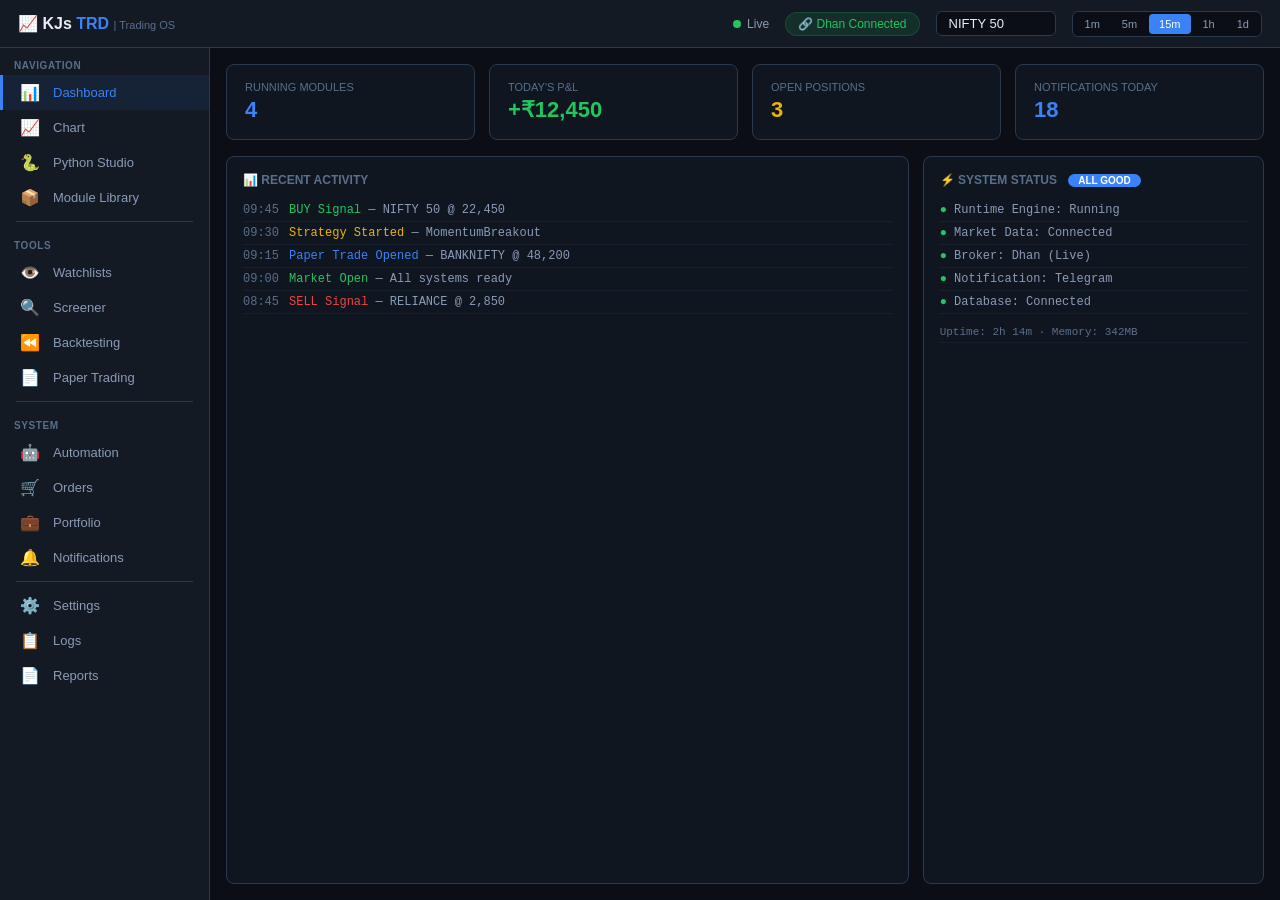
<file: index.html>
<!DOCTYPE html>
<html lang="en">
<head>
    <meta charset="UTF-8" />
    <meta name="viewport" content="width=device-width, initial-scale=1.0" />
    <title>KJs TRD Trading Terminal</title>
    <style>
        * {
            margin: 0;
            padding: 0;
            box-sizing: border-box;
        }
        :root {
            --bg-primary: #0b0e14;
            --bg-secondary: #131a24;
            --bg-panel: #0f1620;
            --bg-card: #1a2433;
            --bg-hover: #1e2a3d;
            --border-color: #2a3a4e;
            --text-primary: #e8edf5;
            --text-secondary: #8a9bb5;
            --text-muted: #5a6f8a;
            --accent-blue: #3b82f6;
            --accent-green: #22c55e;
            --accent-red: #ef4444;
            --accent-yellow: #eab308;
            --accent-purple: #8b5cf6;
            --radius: 8px;
            --font: -apple-system, BlinkMacSystemFont, 'Segoe UI', Roboto, sans-serif;
        }
        html,
        body {
            height: 100%;
            background: var(--bg-primary);
            color: var(--text-primary);
            font-family: var(--font);
            font-size: 14px;
            overflow: hidden;
        }
        ::-webkit-scrollbar {
            width: 6px;
            height: 6px;
        }
        ::-webkit-scrollbar-track {
            background: var(--bg-secondary);
        }
        ::-webkit-scrollbar-thumb {
            background: var(--border-color);
            border-radius: 4px;
        }
        #app {
            display: flex;
            flex-direction: column;
            height: 100vh;
            width: 100vw;
            overflow: hidden;
        }
        #topbar {
            display: flex;
            align-items: center;
            justify-content: space-between;
            background: var(--bg-secondary);
            border-bottom: 1px solid var(--border-color);
            padding: 0 18px;
            height: 48px;
            flex-shrink: 0;
            z-index: 100;
        }
        #topbar .logo {
            font-weight: 700;
            font-size: 16px;
            color: var(--text-primary);
        }
        #topbar .logo span {
            color: var(--accent-blue);
        }
        #topbar .logo small {
            font-weight: 400;
            font-size: 11px;
            color: var(--text-muted);
        }
        #topbar .topbar-actions {
            display: flex;
            align-items: center;
            gap: 16px;
        }
        #topbar .topbar-actions .status {
            display: flex;
            align-items: center;
            gap: 6px;
            font-size: 12px;
            color: var(--text-secondary);
        }
        #topbar .topbar-actions .status .dot {
            width: 8px;
            height: 8px;
            border-radius: 50%;
            background: var(--accent-green);
            animation: pulse-dot 2s infinite;
        }
        @keyframes pulse-dot {
            0%,
            100% {
                opacity: 1;
            }
            50% {
                opacity: 0.3;
            }
        }
        #topbar .topbar-actions .broker-status {
            font-size: 12px;
            color: var(--accent-green);
            background: rgba(34, 197, 94, 0.12);
            padding: 4px 12px;
            border-radius: 20px;
            border: 1px solid rgba(34, 197, 94, 0.2);
        }
        #topbar .topbar-actions .timeframe-selector {
            display: flex;
            gap: 2px;
            background: var(--bg-primary);
            border-radius: 6px;
            padding: 2px;
            border: 1px solid var(--border-color);
        }
        #topbar .topbar-actions .timeframe-selector button {
            background: transparent;
            border: none;
            color: var(--text-secondary);
            padding: 4px 10px;
            border-radius: 4px;
            font-size: 11px;
            font-weight: 500;
            cursor: pointer;
            transition: 0.25s ease;
        }
        #topbar .topbar-actions .timeframe-selector button:hover {
            color: var(--text-primary);
            background: var(--bg-hover);
        }
        #topbar .topbar-actions .timeframe-selector button.active {
            background: var(--accent-blue);
            color: #fff;
        }
        #topbar .topbar-actions .symbol-input {
            background: var(--bg-primary);
            border: 1px solid var(--border-color);
            border-radius: 6px;
            padding: 4px 12px;
            color: var(--text-primary);
            font-size: 13px;
            font-weight: 500;
            width: 120px;
            outline: none;
        }
        #topbar .topbar-actions .symbol-input:focus {
            border-color: var(--accent-blue);
        }
        #main {
            display: flex;
            flex: 1;
            overflow: hidden;
        }
        #sidebar {
            width: 210px;
            min-width: 210px;
            background: var(--bg-secondary);
            border-right: 1px solid var(--border-color);
            display: flex;
            flex-direction: column;
            overflow: hidden;
            flex-shrink: 0;
        }
        #sidebar .nav-section {
            padding: 12px 14px 4px 14px;
            font-size: 10px;
            text-transform: uppercase;
            letter-spacing: 0.6px;
            color: var(--text-muted);
            font-weight: 600;
        }
        #sidebar .nav-item {
            display: flex;
            align-items: center;
            gap: 12px;
            padding: 8px 16px;
            color: var(--text-secondary);
            cursor: pointer;
            transition: 0.25s ease;
            border-left: 3px solid transparent;
            font-size: 13px;
        }
        #sidebar .nav-item:hover {
            background: var(--bg-hover);
            color: var(--text-primary);
        }
        #sidebar .nav-item.active {
            background: rgba(59, 130, 246, 0.08);
            color: var(--accent-blue);
            border-left-color: var(--accent-blue);
        }
        #sidebar .nav-item .icon {
            font-size: 16px;
            width: 22px;
            text-align: center;
        }
        #sidebar .nav-divider {
            height: 1px;
            background: var(--border-color);
            margin: 6px 16px;
        }
        #content {
            flex: 1;
            display: flex;
            flex-direction: column;
            background: var(--bg-primary);
            overflow: hidden;
        }
        .page {
            display: none;
            flex: 1;
            overflow: hidden;
            padding: 16px;
            gap: 16px;
        }
        .page.active {
            display: flex;
        }
        #page-dashboard {
            flex-direction: column;
            gap: 16px;
        }
        .dashboard-grid {
            display: grid;
            grid-template-columns: repeat(4, 1fr);
            gap: 14px;
        }
        .stat-card {
            background: var(--bg-panel);
            border: 1px solid var(--border-color);
            border-radius: var(--radius);
            padding: 16px 18px;
        }
        .stat-card .label {
            font-size: 11px;
            text-transform: uppercase;
            color: var(--text-muted);
            font-weight: 500;
        }
        .stat-card .value {
            font-size: 22px;
            font-weight: 700;
            margin-top: 4px;
            color: var(--text-primary);
        }
        .stat-card .value.green {
            color: var(--accent-green);
        }
        .stat-card .value.red {
            color: var(--accent-red);
        }
        .stat-card .value.blue {
            color: var(--accent-blue);
        }
        .stat-card .value.yellow {
            color: var(--accent-yellow);
        }
        .dashboard-bottom {
            display: grid;
            grid-template-columns: 2fr 1fr;
            gap: 14px;
            flex: 1;
        }
        .panel-card {
            background: var(--bg-panel);
            border: 1px solid var(--border-color);
            border-radius: var(--radius);
            padding: 16px;
            overflow: auto;
        }
        .panel-card .panel-title {
            font-size: 12px;
            text-transform: uppercase;
            color: var(--text-muted);
            font-weight: 600;
            margin-bottom: 12px;
        }
        .panel-card .panel-title .badge {
            background: var(--accent-blue);
            color: #fff;
            font-size: 10px;
            padding: 1px 10px;
            border-radius: 20px;
            margin-left: 8px;
        }
        .log-entry {
            padding: 4px 0;
            font-size: 12px;
            color: var(--text-secondary);
            border-bottom: 1px solid rgba(42, 58, 78, 0.3);
            font-family: 'Courier New', monospace;
        }
        .log-entry .time {
            color: var(--text-muted);
            margin-right: 10px;
        }
        .log-entry .msg-green {
            color: var(--accent-green);
        }
        .log-entry .msg-red {
            color: var(--accent-red);
        }
        .log-entry .msg-yellow {
            color: var(--accent-yellow);
        }
        .log-entry .msg-blue {
            color: var(--accent-blue);
        }
        #page-chart {
            padding: 0;
            flex-direction: column;
            background: #0f1620;
        }
        .chart-toolbar {
            display: flex;
            align-items: center;
            gap: 8px;
            padding: 8px 16px;
            background: var(--bg-secondary);
            border-bottom: 1px solid var(--border-color);
            flex-shrink: 0;
            flex-wrap: wrap;
        }
        .chart-toolbar .toolbar-group {
            display: flex;
            gap: 4px;
            align-items: center;
            padding-right: 12px;
            border-right: 1px solid var(--border-color);
        }
        .chart-toolbar .toolbar-group:last-child {
            border-right: none;
        }
        .chart-toolbar button {
            background: transparent;
            border: none;
            color: var(--text-secondary);
            padding: 4px 10px;
            border-radius: 4px;
            font-size: 12px;
            cursor: pointer;
            transition: 0.25s ease;
            font-weight: 500;
        }
        .chart-toolbar button:hover {
            background: var(--bg-hover);
            color: var(--text-primary);
        }
        .chart-toolbar button.active {
            background: var(--accent-blue);
            color: #fff;
        }
        .chart-toolbar .indicator-badge {
            background: rgba(139, 92, 246, 0.15);
            color: var(--accent-purple);
            padding: 2px 12px;
            border-radius: 20px;
            font-size: 11px;
            border: 1px solid rgba(139, 92, 246, 0.2);
        }
        .chart-container {
            flex: 1;
            background: var(--bg-panel);
            position: relative;
            overflow: hidden;
        }
        .chart-container canvas {
            width: 100%;
            height: 100%;
            display: block;
        }
        .chart-overlay {
            position: absolute;
            top: 16px;
            left: 20px;
            font-size: 12px;
            color: var(--text-muted);
            pointer-events: none;
            font-weight: 500;
        }
        .chart-overlay .price {
            color: var(--text-primary);
            font-size: 18px;
            font-weight: 700;
        }
        .chart-overlay .change {
            font-size: 14px;
            font-weight: 600;
        }
        .chart-overlay .change.green {
            color: var(--accent-green);
        }
        .chart-overlay .change.red {
            color: var(--accent-red);
        }
        #page-python {
            flex-direction: row;
            gap: 0;
            padding: 0;
        }
        .studio-editor {
            flex: 1;
            background: var(--bg-panel);
            display: flex;
            flex-direction: column;
            border-right: 1px solid var(--border-color);
        }
        .studio-editor .editor-header {
            display: flex;
            align-items: center;
            justify-content: space-between;
            padding: 10px 16px;
            background: var(--bg-secondary);
            border-bottom: 1px solid var(--border-color);
            flex-shrink: 0;
        }
        .studio-editor .editor-header .file-name {
            font-weight: 500;
            font-size: 13px;
            color: var(--text-primary);
        }
        .studio-editor .editor-header .file-name .ext {
            color: var(--text-muted);
        }
        .studio-editor .editor-header .actions {
            display: flex;
            gap: 6px;
        }
        .studio-editor .editor-header .actions button {
            padding: 4px 14px;
            border-radius: 4px;
            border: none;
            font-size: 12px;
            font-weight: 500;
            cursor: pointer;
            transition: 0.25s ease;
        }
        .btn-primary {
            background: var(--accent-blue);
            color: #fff;
        }
        .btn-primary:hover {
            background: #2563eb;
        }
        .btn-success {
            background: var(--accent-green);
            color: #fff;
        }
        .btn-success:hover {
            background: #16a34a;
        }
        .btn-danger {
            background: var(--accent-red);
            color: #fff;
        }
        .btn-danger:hover {
            background: #dc2626;
        }
        .btn-outline {
            background: transparent;
            border: 1px solid var(--border-color);
            color: var(--text-secondary);
        }
        .btn-outline:hover {
            border-color: var(--text-muted);
            color: var(--text-primary);
        }
        .studio-editor textarea {
            flex: 1;
            background: #0a0e14;
            border: none;
            color: #d4dcec;
            font-family: 'Courier New', monospace;
            font-size: 13px;
            padding: 16px;
            resize: none;
            outline: none;
            line-height: 1.7;
        }
        .studio-output {
            width: 320px;
            min-width: 320px;
            background: var(--bg-secondary);
            display: flex;
            flex-direction: column;
            border-left: 1px solid var(--border-color);
        }
        .studio-output .output-header {
            padding: 10px 16px;
            background: var(--bg-panel);
            border-bottom: 1px solid var(--border-color);
            font-size: 12px;
            font-weight: 600;
            color: var(--text-secondary);
            text-transform: uppercase;
            flex-shrink: 0;
        }
        .studio-output .output-body {
            flex: 1;
            padding: 12px 16px;
            overflow: auto;
            font-family: 'Courier New', monospace;
            font-size: 12px;
            color: var(--text-secondary);
            line-height: 1.8;
        }
        .studio-output .output-body .success {
            color: var(--accent-green);
        }
        .studio-output .output-body .error {
            color: var(--accent-red);
        }
        .studio-output .output-body .info {
            color: var(--accent-blue);
        }
        .studio-output .output-body .warn {
            color: var(--accent-yellow);
        }
        #page-modules {
            flex-direction: column;
            gap: 16px;
        }
        .module-grid {
            display: grid;
            grid-template-columns: repeat(auto-fill, minmax(260px, 1fr));
            gap: 14px;
            flex: 1;
            overflow: auto;
            align-content: start;
        }
        .module-card {
            background: var(--bg-panel);
            border: 1px solid var(--border-color);
            border-radius: var(--radius);
            padding: 16px;
            transition: 0.25s ease;
        }
        .module-card:hover {
            border-color: var(--text-muted);
        }
        .module-card .module-name {
            font-weight: 600;
            font-size: 15px;
            color: var(--text-primary);
        }
        .module-card .module-type {
            font-size: 11px;
            color: var(--accent-blue);
            text-transform: uppercase;
            font-weight: 500;
            background: rgba(59, 130, 246, 0.1);
            padding: 1px 10px;
            border-radius: 20px;
            display: inline-block;
            margin-top: 4px;
        }
        .module-card .module-desc {
            font-size: 13px;
            color: var(--text-secondary);
            margin-top: 8px;
        }
        .module-card .module-status {
            margin-top: 12px;
            font-size: 12px;
            display: flex;
            align-items: center;
            gap: 8px;
        }
        .module-card .module-status .status-dot {
            width: 8px;
            height: 8px;
            border-radius: 50%;
            display: inline-block;
        }
        .module-card .module-status .status-dot.running {
            background: var(--accent-green);
        }
        .module-card .module-status .status-dot.stopped {
            background: var(--text-muted);
        }
        .module-card .module-status .status-dot.paused {
            background: var(--accent-yellow);
        }
        .module-card .module-actions {
            margin-top: 12px;
            display: flex;
            gap: 6px;
            flex-wrap: wrap;
        }
        .module-card .module-actions button {
            padding: 3px 12px;
            border-radius: 4px;
            border: none;
            font-size: 11px;
            font-weight: 500;
            cursor: pointer;
            transition: 0.25s ease;
            background: var(--bg-hover);
            color: var(--text-secondary);
        }
        .module-card .module-actions button:hover {
            background: var(--bg-card);
            color: var(--text-primary);
        }
        .module-card .module-actions button.run {
            background: rgba(34, 197, 94, 0.15);
            color: var(--accent-green);
        }
        .module-card .module-actions button.run:hover {
            background: rgba(34, 197, 94, 0.25);
        }
        .module-card .module-actions button.stop {
            background: rgba(239, 68, 68, 0.15);
            color: var(--accent-red);
        }
        .module-card .module-actions button.stop:hover {
            background: rgba(239, 68, 68, 0.25);
        }
        .page-content {
            display: flex;
            flex-direction: column;
            padding: 24px 32px;
            flex: 1;
            color: var(--text-secondary);
        }
        .page-content h2 {
            font-size: 22px;
            font-weight: 600;
            color: var(--text-primary);
            margin-bottom: 8px;
        }
        .page-content p {
            font-size: 14px;
            color: var(--text-secondary);
            margin-bottom: 16px;
        }
        .page-content .btn {
            padding: 8px 20px;
            border-radius: 6px;
            border: none;
            font-weight: 500;
            cursor: pointer;
            width: fit-content;
            transition: 0.25s ease;
        }
        .page-content .btn-primary {
            background: var(--accent-blue);
            color: #fff;
        }
        .page-content .btn-primary:hover {
            background: #2563eb;
        }
        .page-content .btn-success {
            background: var(--accent-green);
            color: #fff;
        }
        .page-content .btn-success:hover {
            background: #16a34a;
        }
        .toast {
            position: fixed;
            bottom: 30px;
            right: 30px;
            background: var(--bg-panel);
            border: 1px solid var(--border-color);
            color: var(--text-primary);
            padding: 12px 20px;
            border-radius: var(--radius);
            font-size: 13px;
            z-index: 9999;
            box-shadow: 0 4px 24px rgba(0, 0, 0, 0.6);
            animation: slideUp 0.3s ease;
            max-width: 350px;
        }
        @keyframes slideUp {
            from {
                opacity: 0;
                transform: translateY(20px);
            }
            to {
                opacity: 1;
                transform: translateY(0);
            }
        }
        @media (max-width: 1200px) {
            .dashboard-grid {
                grid-template-columns: repeat(2, 1fr);
            }
            .dashboard-bottom {
                grid-template-columns: 1fr;
            }
            #sidebar {
                width: 56px;
                min-width: 56px;
            }
            #sidebar .nav-item span:not(.icon) {
                display: none;
            }
            #sidebar .nav-item {
                padding: 10px;
                justify-content: center;
            }
            #sidebar .nav-section {
                display: none;
            }
            .studio-output {
                width: 200px;
                min-width: 200px;
            }
            #topbar .topbar-actions .timeframe-selector {
                display: none;
            }
        }
        @media (max-width: 768px) {
            .dashboard-grid {
                grid-template-columns: 1fr;
            }
            #sidebar {
                display: none;
            }
            .studio-output {
                display: none;
            }
            #topbar .topbar-actions .symbol-input {
                width: 80px;
            }
            #topbar .topbar-actions .broker-status {
                display: none;
            }
        }
    </style>
</head>
<body>

    <div id="app">

        <!-- TOP BAR -->
        <header id="topbar">
            <div class="logo">📈 KJs <span>TRD</span> <small>| Trading OS</small></div>
            <div class="topbar-actions">
                <div class="status"><span class="dot"></span> Live</div>
                <span class="broker-status">🔗 Dhan Connected</span>
                <input class="symbol-input" type="text" value="NIFTY 50" />
                <div class="timeframe-selector">
                    <button>1m</button>
                    <button>5m</button>
                    <button class="active">15m</button>
                    <button>1h</button>
                    <button>1d</button>
                </div>
            </div>
        </header>

        <!-- MAIN -->
        <div id="main">

            <!-- SIDEBAR -->
            <nav id="sidebar">
                <div class="nav-section">Navigation</div>
                <div class="nav-item active" data-page="dashboard"><span class="icon">📊</span><span>Dashboard</span></div>
                <div class="nav-item" data-page="chart"><span class="icon">📈</span><span>Chart</span></div>
                <div class="nav-item" data-page="python"><span class="icon">🐍</span><span>Python Studio</span></div>
                <div class="nav-item" data-page="modules"><span class="icon">📦</span><span>Module Library</span></div>
                <div class="nav-divider"></div>
                <div class="nav-section">Tools</div>
                <div class="nav-item" data-page="watchlist"><span class="icon">👁️</span><span>Watchlists</span></div>
                <div class="nav-item" data-page="screener"><span class="icon">🔍</span><span>Screener</span></div>
                <div class="nav-item" data-page="backtest"><span class="icon">⏪</span><span>Backtesting</span></div>
                <div class="nav-item" data-page="paper"><span class="icon">📄</span><span>Paper Trading</span></div>
                <div class="nav-divider"></div>
                <div class="nav-section">System</div>
                <div class="nav-item" data-page="automation"><span class="icon">🤖</span><span>Automation</span></div>
                <div class="nav-item" data-page="orders"><span class="icon">🛒</span><span>Orders</span></div>
                <div class="nav-item" data-page="portfolio"><span class="icon">💼</span><span>Portfolio</span></div>
                <div class="nav-item" data-page="notifications"><span class="icon">🔔</span><span>Notifications</span></div>
                <div class="nav-divider"></div>
                <div class="nav-item" data-page="settings"><span class="icon">⚙️</span><span>Settings</span></div>
                <div class="nav-item" data-page="logs"><span class="icon">📋</span><span>Logs</span></div>
                <div class="nav-item" data-page="reports"><span class="icon">📄</span><span>Reports</span></div>
            </nav>

            <!-- CONTENT -->
            <div id="content">

                <!-- ===== DASHBOARD ===== -->
                <div id="page-dashboard" class="page active">
                    <div class="dashboard-grid">
                        <div class="stat-card"><div class="label">Running Modules</div><div class="value blue">4</div></div>
                        <div class="stat-card"><div class="label">Today's P&L</div><div class="value green">+₹12,450</div></div>
                        <div class="stat-card"><div class="label">Open Positions</div><div class="value yellow">3</div></div>
                        <div class="stat-card"><div class="label">Notifications Today</div><div class="value blue">18</div></div>
                    </div>
                    <div class="dashboard-bottom">
                        <div class="panel-card">
                            <div class="panel-title">📊 Recent Activity</div>
                            <div class="log-entry"><span class="time">09:45</span><span class="msg-green">BUY Signal</span> — NIFTY 50 @ 22,450</div>
                            <div class="log-entry"><span class="time">09:30</span><span class="msg-yellow">Strategy Started</span> — MomentumBreakout</div>
                            <div class="log-entry"><span class="time">09:15</span><span class="msg-blue">Paper Trade Opened</span> — BANKNIFTY @ 48,200</div>
                            <div class="log-entry"><span class="time">09:00</span><span class="msg-green">Market Open</span> — All systems ready</div>
                            <div class="log-entry"><span class="time">08:45</span><span class="msg-red">SELL Signal</span> — RELIANCE @ 2,850</div>
                        </div>
                        <div class="panel-card">
                            <div class="panel-title">⚡ System Status <span class="badge">All Good</span></div>
                            <div class="log-entry"><span class="msg-green">●</span> Runtime Engine: Running</div>
                            <div class="log-entry"><span class="msg-green">●</span> Market Data: Connected</div>
                            <div class="log-entry"><span class="msg-green">●</span> Broker: Dhan (Live)</div>
                            <div class="log-entry"><span class="msg-green">●</span> Notification: Telegram</div>
                            <div class="log-entry"><span class="msg-green">●</span> Database: Connected</div>
                            <div class="log-entry" style="margin-top:8px;color:var(--text-muted);font-size:11px;">Uptime: 2h 14m · Memory: 342MB</div>
                        </div>
                    </div>
                </div>

                <!-- ===== CHART ===== -->
                <div id="page-chart" class="page">
                    <div class="chart-toolbar">
                        <div class="toolbar-group">
                            <button class="active">📊 Candle</button>
                            <button>📈 Line</button>
                            <button>📉 Area</button>
                        </div>
                        <div class="toolbar-group">
                            <button>↩️</button>
                            <button>↪️</button>
                            <button>➕</button>
                            <button>➖</button>
                            <button>⬜</button>
                        </div>
                        <div class="toolbar-group">
                            <button>📐 Trendline</button>
                            <button>🔲 Rectangle</button>
                            <button>💬 Label</button>
                        </div>
                        <div class="toolbar-group" style="border-right:none;">
                            <span class="indicator-badge">📊 VWAP</span>
                            <span class="indicator-badge">📈 EMA 20</span>
                            <span class="indicator-badge">📉 RSI</span>
                        </div>
                    </div>
                    <div class="chart-container">
                        <canvas id="chartCanvas"></canvas>
                        <div class="chart-overlay">
                            <div>NIFTY 50 · 15m</div>
                            <div class="price" id="chartPrice">22,450.75</div>
                            <div class="change green" id="chartChange">▲ +142.30 (+0.64%)</div>
                        </div>
                    </div>
                </div>

                <!-- ===== PYTHON STUDIO ===== -->
                <div id="page-python" class="page">
                    <div class="studio-editor">
                        <div class="editor-header">
                            <span class="file-name">MomentumBreakout<span class="ext">.py</span></span>
                            <div class="actions">
                                <button class="btn-primary">💾 Save</button>
                                <button class="btn-success">▶ Run</button>
                                <button class="btn-outline">⏹ Stop</button>
                                <button class="btn-outline">📋 Duplicate</button>
                                <button class="btn-danger">🗑 Delete</button>
                            </div>
                        </div>
                        <textarea>"""
Momentum Breakout Strategy
Detects when price breaks above previous high with volume.
"""

from platform import Module, Candle, Signal

class MomentumBreakout(Module):
    name = "Momentum Breakout"
    type = "strategy"
    version = "1.0.0"
    author = "KJ"
    description = "Buys when price breaks above 20-period high"

    def __init__(self):
        self.period = 20
        self.volume_threshold = 1.5

    def on_candle(self, candle: Candle, context):
        high_20 = max(context.candles[-20:], key=lambda x: x.high).high
        
        if candle.close > high_20:
            avg_volume = sum(c.volume for c in context.candles[-20:]) / 20
            if candle.volume > avg_volume * self.volume_threshold:
                return Signal.BUY, {
                    "reason": "Breakout above 20H with volume",
                    "price": candle.close
                }
        return None, None

    def on_tick(self, tick):
        pass

    def on_stop(self):
        pass
</textarea>
                    </div>
                    <div class="studio-output">
                        <div class="output-header">📋 Console Output</div>
                        <div class="output-body" id="consoleOutput">
                            <div class="info">[10:00:00] Module 'MomentumBreakout' loaded</div>
                            <div class="info">[10:00:01] Runtime Engine initialized</div>
                            <div class="info">[10:00:02] Market data subscribed: NIFTY 50</div>
                            <div class="success">[10:00:05] Strategy started successfully</div>
                            <div class="info">[10:00:30] New candle received</div>
                            <div class="info">[10:00:30] Period high: 22,450.75</div>
                            <div class="success">[10:00:30] BUY signal generated!</div>
                            <div class="info">[10:00:31] 📨 BUY_SIGNAL event published</div>
                            <div class="info">[10:00:31] 📊 Chart Engine: Drawing BUY arrow</div>
                            <div class="info">[10:00:31] 📄 Paper Trade: Order placed</div>
                            <div class="info">[10:00:31] 🔔 Notification sent via Telegram</div>
                            <div class="warn">[10:00:35] ⚠️ Stop loss: 22,350</div>
                        </div>
                    </div>
                </div>

                <!-- ===== MODULE LIBRARY ===== -->
                <div id="page-modules" class="page">
                    <div style="display:flex;justify-content:space-between;align-items:center;flex-shrink:0;">
                        <h2 style="font-size:18px;font-weight:600;">📦 Module Library</h2>
                        <button class="btn-primary" style="padding:6px 18px;">+ New Module</button>
                    </div>
                    <div class="module-grid">
                        <div class="module-card">
                            <div class="module-name">Momentum Breakout</div>
                            <div class="module-type">Strategy</div>
                            <div class="module-desc">Buys on breakout above 20H with volume confirmation</div>
                            <div class="module-status"><span class="status-dot running"></span> Running <span style="color:var(--text-muted);margin-left:8px;">v1.0.0</span></div>
                            <div class="module-actions">
                                <button class="run">▶ Run</button>
                                <button class="stop">⏹ Stop</button>
                                <button>⏸ Pause</button>
                                <button>📋 Edit</button>
                                <button>⏪ Backtest</button>
                            </div>
                        </div>
                        <div class="module-card">
                            <div class="module-name">Previous Day Breakout</div>
                            <div class="module-type">Strategy</div>
                            <div class="module-desc">Trades breakouts above yesterday's high</div>
                            <div class="module-status"><span class="status-dot running"></span> Running <span style="color:var(--text-muted);margin-left:8px;">v2.1.0</span></div>
                            <div class="module-actions">
                                <button class="run">▶ Run</button>
                                <button class="stop">⏹ Stop</button>
                                <button>⏸ Pause</button>
                                <button>📋 Edit</button>
                                <button>⏪ Backtest</button>
                            </div>
                        </div>
                        <div class="module-card">
                            <div class="module-name">EMA Ribbon</div>
                            <div class="module-type">Indicator</div>
                            <div class="module-desc">Multiple EMA lines for trend confirmation</div>
                            <div class="module-status"><span class="status-dot running"></span> Running <span style="color:var(--text-muted);margin-left:8px;">v1.2.0</span></div>
                            <div class="module-actions">
                                <button class="run">▶ Run</button>
                                <button class="stop">⏹ Stop</button>
                                <button>📋 Edit</button>
                            </div>
                        </div>
                        <div class="module-card">
                            <div class="module-name">Momentum Scanner</div>
                            <div class="module-type">Screener</div>
                            <div class="module-desc">Scans for momentum stocks across watchlist</div>
                            <div class="module-status"><span class="status-dot stopped"></span> Stopped <span style="color:var(--text-muted);margin-left:8px;">v1.0.0</span></div>
                            <div class="module-actions">
                                <button class="run">▶ Run</button>
                                <button>📋 Edit</button>
                                <button>⏪ Backtest</button>
                            </div>
                        </div>
                        <div class="module-card">
                            <div class="module-name">VWAP Alert</div>
                            <div class="module-type">Alert</div>
                            <div class="module-desc">Alerts when price crosses VWAP</div>
                            <div class="module-status"><span class="status-dot paused"></span> Paused <span style="color:var(--text-muted);margin-left:8px;">v1.0.0</span></div>
                            <div class="module-actions">
                                <button class="run">▶ Run</button>
                                <button>▶️ Resume</button>
                                <button>📋 Edit</button>
                            </div>
                        </div>
                        <div class="module-card">
                            <div class="module-name">Institution Detector</div>
                            <div class="module-type">Strategy</div>
                            <div class="module-desc">Detects institutional buying patterns</div>
                            <div class="module-status"><span class="status-dot stopped"></span> Stopped <span style="color:var(--text-muted);margin-left:8px;">v0.9.0</span></div>
                            <div class="module-actions">
                                <button class="run">▶ Run</button>
                                <button>📋 Edit</button>
                                <button>⏪ Backtest</button>
                            </div>
                        </div>
                    </div>
                </div>

                <!-- ===== WATCHLISTS ===== -->
                <div id="page-watchlist" class="page">
                    <div class="page-content">
                        <h2>👁️ Watchlists</h2>
                        <p>Manage your watchlists. Add symbols, create groups, and monitor your favorite stocks.</p>
                        <button class="btn btn-primary">+ Create Watchlist</button>
                    </div>
                </div>

                <!-- ===== SCREENER ===== -->
                <div id="page-screener" class="page">
                    <div class="page-content">
                        <h2>🔍 Screener</h2>
                        <p>Build dynamic stock lists using Python screeners. Find momentum, breakouts, and more.</p>
                        <button class="btn btn-primary">+ New Screener</button>
                    </div>
                </div>

                <!-- ===== BACKTESTING ===== -->
                <div id="page-backtest" class="page">
                    <div class="page-content">
                        <h2>⏪ Backtesting</h2>
                        <p>Test your strategies on historical data. View performance metrics and equity curves.</p>
                        <button class="btn btn-primary">+ New Backtest</button>
                    </div>
                </div>

                <!-- ===== PAPER TRADING ===== -->
                <div id="page-paper" class="page">
                    <div class="page-content">
                        <h2>📄 Paper Trading</h2>
                        <p>Trade without real money. Test your strategies in a risk-free environment.</p>
                        <button class="btn btn-success">▶ Start Paper Trading</button>
                    </div>
                </div>

                <!-- ===== AUTOMATION ===== -->
                <div id="page-automation" class="page">
                    <div class="page-content">
                        <h2>🤖 Automation</h2>
                        <p>Configure automated trading rules. Set risk limits, position sizing, and execution rules.</p>
                        <button class="btn btn-primary">+ New Automation Rule</button>
                    </div>
                </div>

                <!-- ===== ORDERS ===== -->
                <div id="page-orders" class="page">
                    <div class="page-content">
                        <h2>🛒 Orders</h2>
                        <p>View all your orders — pending, executed, and cancelled.</p>
                    </div>
                </div>

                <!-- ===== PORTFOLIO ===== -->
                <div id="page-portfolio" class="page">
                    <div class="page-content">
                        <h2>💼 Portfolio</h2>
                        <p>Track your holdings, P&L, and portfolio performance.</p>
                    </div>
                </div>

                <!-- ===== NOTIFICATIONS ===== -->
                <div id="page-notifications" class="page">
                    <div class="page-content">
                        <h2>🔔 Notifications</h2>
                        <p>View all notifications from Telegram, WhatsApp, Email, and more.</p>
                    </div>
                </div>

                <!-- ===== SETTINGS ===== -->
                <div id="page-settings" class="page">
                    <div class="page-content">
                        <h2>⚙️ Settings</h2>
                        <p>Configure your platform preferences, broker accounts, and API keys.</p>
                    </div>
                </div>

                <!-- ===== LOGS ===== -->
                <div id="page-logs" class="page">
                    <div class="page-content">
                        <h2>📋 Logs</h2>
                        <p>View system logs, module logs, and error traces.</p>
                    </div>
                </div>

                <!-- ===== REPORTS ===== -->
                <div id="page-reports" class="page">
                    <div class="page-content">
                        <h2>📄 Reports</h2>
                        <p>Generate daily, weekly, and monthly performance reports.</p>
                    </div>
                </div>

            </div>
        </div>
    </div>

    <!-- ============================================================ -->
    <!-- JAVASCRIPT -->
    <!-- ============================================================ -->
    <script>
        // ============================================================
        // NAVIGATION
        // ============================================================
        document.addEventListener('DOMContentLoaded', function() {
            const navItems = document.querySelectorAll('.nav-item');
            const pages = document.querySelectorAll('.page');

            navItems.forEach(item => {
                item.addEventListener('click', function(e) {
                    e.preventDefault();
                    const pageName = this.dataset.page;
                    navItems.forEach(n => n.classList.remove('active'));
                    this.classList.add('active');
                    pages.forEach(p => p.classList.remove('active'));
                    const targetPage = document.getElementById('page-' + pageName);
                    if (targetPage) {
                        targetPage.classList.add('active');
                        if (pageName === 'chart') {
                            setTimeout(drawChart, 200);
                        }
                    }
                });
            });

            // Set default
            const defaultPage = document.querySelector('.nav-item.active');
            if (defaultPage) {
                const pageName = defaultPage.dataset.page;
                const targetPage = document.getElementById('page-' + pageName);
                if (targetPage) {
                    pages.forEach(p => p.classList.remove('active'));
                    targetPage.classList.add('active');
                }
            }

            // ============================================================
            // DRAW CHART
            // ============================================================
            function drawChart() {
                const canvas = document.getElementById('chartCanvas');
                if (!canvas) return;

                const container = canvas.parentElement;
                canvas.width = container.clientWidth || 800;
                canvas.height = container.clientHeight || 500;

                const ctx = canvas.getContext('2d');
                const w = canvas.width;
                const h = canvas.height;

                ctx.fillStyle = '#0f1620';
                ctx.fillRect(0, 0, w, h);

                // Generate candles
                const count = 60;
                const candles = [];
                let price = 22400;

                for (let i = 0; i < count; i++) {
                    const change = (Math.random() - 0.48) * 60;
                    const open = price;
                    const close = price + change;
                    const high = Math.max(open, close) + Math.random() * 20;
                    const low = Math.min(open, close) - Math.random() * 20;
                    candles.push({ open, close, high, low });
                    price = close;
                }

                let minPrice = Infinity;
                let maxPrice = -Infinity;
                candles.forEach(c => {
                    if (c.high > maxPrice) maxPrice = c.high;
                    if (c.low < minPrice) minPrice = c.low;
                });
                const padding = 40;
                const candleWidth = (w - padding * 2) / count * 0.7;
                const gap = (w - padding * 2) / count * 0.3;
                const range = maxPrice - minPrice || 1;

                // Grid
                ctx.strokeStyle = '#1a2433';
                ctx.lineWidth = 0.5;
                for (let i = 0; i < 5; i++) {
                    const y = padding + (h - padding * 2) * (i / 4);
                    ctx.beginPath();
                    ctx.moveTo(padding, y);
                    ctx.lineTo(w - padding, y);
                    ctx.stroke();
                    const label = (maxPrice - (range * i / 4)).toFixed(0);
                    ctx.fillStyle = '#5a6f8a';
                    ctx.font = '10px sans-serif';
                    ctx.fillText(label, 4, y + 3);
                }

                // Candles
                candles.forEach((c, i) => {
                    const x = padding + i * (candleWidth + gap);
                    const yHigh = padding + (h - padding * 2) * (1 - (c.high - minPrice) / range);
                    const yLow = padding + (h - padding * 2) * (1 - (c.low - minPrice) / range);
                    const yOpen = padding + (h - padding * 2) * (1 - (c.open - minPrice) / range);
                    const yClose = padding + (h - padding * 2) * (1 - (c.close - minPrice) / range);

                    const isBull = c.close > c.open;
                    const color = isBull ? '#22c55e' : '#ef4444';

                    ctx.strokeStyle = color;
                    ctx.lineWidth = 1;
                    ctx.beginPath();
                    ctx.moveTo(x + candleWidth / 2, yHigh);
                    ctx.lineTo(x + candleWidth / 2, yLow);
                    ctx.stroke();

                    const bodyTop = Math.min(yOpen, yClose);
                    const bodyHeight = Math.max(Math.abs(yClose - yOpen), 2);
                    ctx.fillStyle = color;
                    ctx.fillRect(x, bodyTop, candleWidth, bodyHeight);
                });

                // MA line
                ctx.strokeStyle = '#3b82f6';
                ctx.lineWidth = 2;
                ctx.beginPath();
                let first = true;
                for (let i = 19; i < candles.length; i++) {
                    let sum = 0;
                    for (let j = i - 19; j <= i; j++) {
                        sum += candles[j].close;
                    }
                    const ma = sum / 20;
                    const x = padding + i * (candleWidth + gap) + candleWidth / 2;
                    const y = padding + (h - padding * 2) * (1 - (ma - minPrice) / range);
                    if (first) {
                        ctx.moveTo(x, y);
                        first = false;
                    } else {
                        ctx.lineTo(x, y);
                    }
                }
                ctx.stroke();

                // BUY/SELL markers
                const markers = [
                    { index: 12, type: 'BUY', price: candles[12].close },
                    { index: 28, type: 'SELL', price: candles[28].close },
                    { index: 45, type: 'BUY', price: candles[45].close },
                ];

                markers.forEach(m => {
                    const x = padding + m.index * (candleWidth + gap) + candleWidth / 2;
                    const y = padding + (h - padding * 2) * (1 - (m.price - minPrice) / range);
                    const isBuy = m.type === 'BUY';
                    ctx.fillStyle = isBuy ? '#22c55e' : '#ef4444';
                    ctx.beginPath();
                    ctx.moveTo(x, isBuy ? y - 14 : y + 14);
                    ctx.lineTo(x - 7, isBuy ? y - 4 : y + 4);
                    ctx.lineTo(x + 7, isBuy ? y - 4 : y + 4);
                    ctx.closePath();
                    ctx.fill();

                    ctx.fillStyle = '#e8edf5';
                    ctx.font = '8px sans-serif';
                    ctx.textAlign = 'center';
                    ctx.fillText(m.type, x, isBuy ? y - 18 : y + 26);
                });
            }

            // Draw on load
            setTimeout(function() {
                const chartPage = document.getElementById('page-chart');
                if (chartPage && chartPage.classList.contains('active')) {
                    drawChart();
                }
            }, 300);

            // Resize handler
            let resizeTimeout;
            window.addEventListener('resize', function() {
                clearTimeout(resizeTimeout);
                resizeTimeout = setTimeout(function() {
                    const chartPage = document.getElementById('page-chart');
                    if (chartPage && chartPage.classList.contains('active')) {
                        drawChart();
                    }
                }, 200);
            });

            // ============================================================
            // TOAST
            // ============================================================
            function showToast(message) {
                const existing = document.querySelector('.toast');
                if (existing) existing.remove();
                const toast = document.createElement('div');
                toast.className = 'toast';
                toast.textContent = message;
                document.body.appendChild(toast);
                setTimeout(() => {
                    toast.style.opacity = '0';
                    toast.style.transition = 'opacity 0.3s ease';
                    setTimeout(() => toast.remove(), 300);
                }, 2500);
            }

            // ============================================================
            // MODULE BUTTONS
            // ============================================================
            document.querySelectorAll('.module-actions button').forEach(btn => {
                btn.addEventListener('click', function(e) {
                    e.stopPropagation();
                    const action = this.textContent.trim();
                    const moduleCard = this.closest('.module-card');
                    if (!moduleCard) return;
                    const moduleName = moduleCard.querySelector('.module-name')?.textContent?.trim() || 'Module';
                    const statusDot = moduleCard.querySelector('.status-dot');
                    const statusText = moduleCard.querySelector('.module-status');

                    if (action === '▶ Run' || action === '▶ Resume') {
                        if (statusDot && statusText) {
                            const versionSpan = statusText.querySelector('span:last-child');
                            const version = versionSpan ? versionSpan.textContent : 'v1.0.0';
                            statusText.innerHTML =
                                `<span class="status-dot running"></span> Running <span style="color:var(--text-muted);margin-left:8px;">${version}</span>`;
                        }
                    } else if (action === '⏹ Stop') {
                        if (statusDot && statusText) {
                            const versionSpan = statusText.querySelector('span:last-child');
                            const version = versionSpan ? versionSpan.textContent : 'v1.0.0';
                            statusText.innerHTML =
                                `<span class="status-dot stopped"></span> Stopped <span style="color:var(--text-muted);margin-left:8px;">${version}</span>`;
                        }
                    } else if (action === '⏸ Pause') {
                        if (statusDot && statusText) {
                            const versionSpan = statusText.querySelector('span:last-child');
                            const version = versionSpan ? versionSpan.textContent : 'v1.0.0';
                            statusText.innerHTML =
                                `<span class="status-dot paused"></span> Paused <span style="color:var(--text-muted);margin-left:8px;">${version}</span>`;
                        }
                    }
                    showToast(`${moduleName}: ${action} clicked`);
                });
            });

            // ============================================================
            // TIMEFRAME
            // ============================================================
            document.querySelectorAll('.timeframe-selector button').forEach(btn => {
                btn.addEventListener('click', function() {
                    document.querySelectorAll('.timeframe-selector button').forEach(b => b.classList.remove('active'));
                    this.classList.add('active');
                    showToast(`Timeframe changed to ${this.textContent}`);
                });
            });

            // ============================================================
            // CHART TOOLBAR
            // ============================================================
            document.querySelectorAll('.chart-toolbar button').forEach(btn => {
                btn.addEventListener('click', function() {
                    const group = this.closest('.toolbar-group');
                    if (group) {
                        const siblings = group.querySelectorAll('button');
                        if (siblings.length > 1) {
                            siblings.forEach(b => b.classList.remove('active'));
                            this.classList.add('active');
                        }
                    }
                    showToast(`Chart: ${this.textContent} selected`);
                });
            });

            // ============================================================
            // PAGE BUTTONS
            // ============================================================
            document.querySelectorAll('.page-content .btn').forEach(btn => {
                btn.addEventListener('click', function() {
                    const parent = this.closest('.page-content');
                    const title = parent?.querySelector('h2')?.textContent?.trim() || 'Page';
                    showToast(`${title}: ${this.textContent} clicked`);
                });
            });

            console.log('✅ KJs TRD Trading Terminal Loaded Successfully');
        });
    </script>

</body>
</html>
</file>
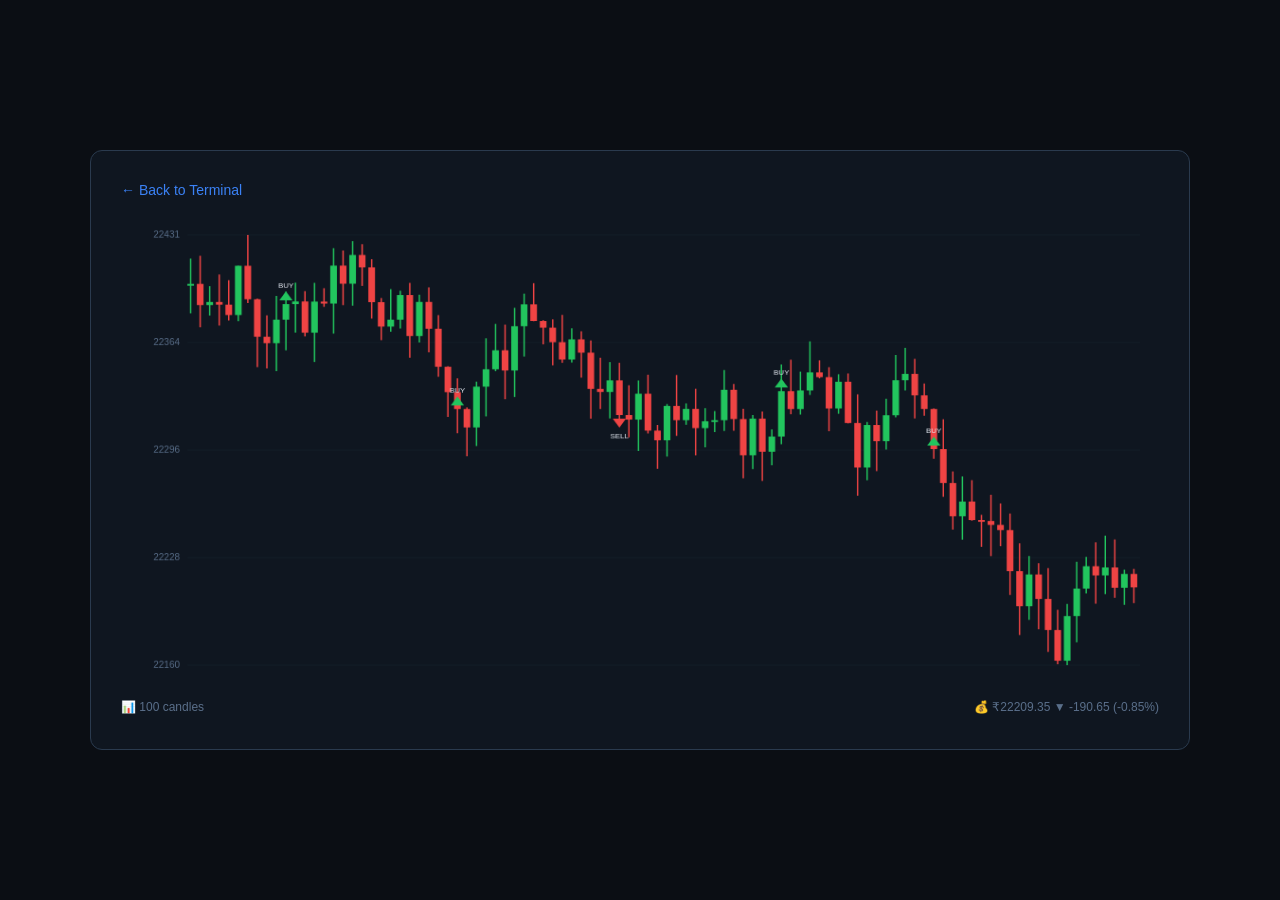
<file: chart.html>
<!DOCTYPE html>
<html>
<head>
    <title>KJs TRD - Chart</title>
    <style>
        * {
            margin: 0;
            padding: 0;
            box-sizing: border-box;
        }
        body {
            background: #0b0e14;
            font-family: Arial, sans-serif;
            display: flex;
            justify-content: center;
            align-items: center;
            height: 100vh;
            padding: 20px;
        }
        #chart-container {
            background: #0f1620;
            border-radius: 12px;
            padding: 30px;
            width: 95%;
            max-width: 1100px;
            border: 1px solid #2a3a4e;
            height: 600px;
        }
        .back-btn {
            display: inline-block;
            color: #3b82f6;
            text-decoration: none;
            font-size: 14px;
            margin-bottom: 10px;
        }
        .back-btn:hover {
            text-decoration: underline;
        }
        canvas {
            width: 100% !important;
            height: 90% !important;
            display: block;
            cursor: grab;
        }
        canvas:active {
            cursor: grabbing;
        }
        #info {
            color: #5a6f8a;
            font-size: 12px;
            margin-top: 8px;
            display: flex;
            justify-content: space-between;
        }
    </style>
</head>
<body>

    <div id="chart-container">
        <a href="index.html" class="back-btn">← Back to Terminal</a>
        <canvas id="chartCanvas"></canvas>
        <div id="info">
            <span>📊 Candlestick Chart</span>
            <span>🖱️ Drag to pan | Scroll to zoom</span>
        </div>
    </div>

    <script>
        // ============================================================
        // CANDLESTICK CHART - Pure JavaScript, NO external libraries
        // ============================================================

        const canvas = document.getElementById('chartCanvas');
        const ctx = canvas.getContext('2d');

        // Chart state
        let chartData = [];
        let viewOffset = 0;
        let zoomLevel = 1;
        let isDragging = false;
        let dragStartX = 0;
        let dragStartOffset = 0;

        // ============================================================
        // 1. GENERATE DATA
        // ============================================================
        function generateData(count = 100) {
            const data = [];
            let price = 22400;
            const now = new Date();
            const oneHour = 60 * 60 * 1000;

            for (let i = count - 1; i >= 0; i--) {
                const change = (Math.random() - 0.48) * 60;
                const open = price;
                const close = price + change;
                const high = Math.max(open, close) + Math.random() * 20;
                const low = Math.min(open, close) - Math.random() * 20;

                data.push({
                    time: new Date(now.getTime() - i * oneHour),
                    open: Math.round(open * 100) / 100,
                    high: Math.round(high * 100) / 100,
                    low: Math.round(low * 100) / 100,
                    close: Math.round(close * 100) / 100,
                });

                price = close;
            }

            return data;
        }

        // ============================================================
        // 2. DRAW THE CHART
        // ============================================================
        function drawChart() {
            const rect = canvas.parentElement.getBoundingClientRect();
            const w = rect.width - 4;
            const h = rect.height - 60;
            canvas.width = w;
            canvas.height = h;

            const padding = { top: 30, bottom: 30, left: 70, right: 20 };
            const chartW = w - padding.left - padding.right;
            const chartH = h - padding.top - padding.bottom;

            // Clear
            ctx.fillStyle = '#0f1620';
            ctx.fillRect(0, 0, w, h);

            if (chartData.length === 0) return;

            // Calculate visible range
            const totalCandles = chartData.length;
            const visibleCount = Math.floor(totalCandles / zoomLevel);
            const start = Math.max(0, Math.floor(viewOffset));
            const end = Math.min(totalCandles, start + visibleCount);
            const visibleData = chartData.slice(start, end);

            if (visibleData.length === 0) return;

            // Find min/max
            let minPrice = Infinity;
            let maxPrice = -Infinity;
            visibleData.forEach(d => {
                if (d.high > maxPrice) maxPrice = d.high;
                if (d.low < minPrice) minPrice = d.low;
            });
            const range = maxPrice - minPrice || 1;

            // Draw grid
            ctx.strokeStyle = '#1a2433';
            ctx.lineWidth = 0.5;
            for (let i = 0; i < 5; i++) {
                const y = padding.top + chartH - (chartH * i / 4);
                ctx.beginPath();
                ctx.moveTo(padding.left, y);
                ctx.lineTo(w - padding.right, y);
                ctx.stroke();
                const label = (minPrice + (range * i / 4)).toFixed(0);
                ctx.fillStyle = '#5a6f8a';
                ctx.font = '10px Arial';
                ctx.textAlign = 'right';
                ctx.fillText(label, padding.left - 8, y + 3);
            }

            // Calculate candle sizes
            const candleWidth = chartW / visibleData.length * 0.7;
            const gap = chartW / visibleData.length * 0.3;

            // Draw candles
            visibleData.forEach((d, i) => {
                const x = padding.left + i * (candleWidth + gap);
                const yHigh = padding.top + chartH - (chartH * (d.high - minPrice) / range);
                const yLow = padding.top + chartH - (chartH * (d.low - minPrice) / range);
                const yOpen = padding.top + chartH - (chartH * (d.open - minPrice) / range);
                const yClose = padding.top + chartH - (chartH * (d.close - minPrice) / range);

                const isBull = d.close > d.open;
                const color = isBull ? '#22c55e' : '#ef4444';

                // Wick
                ctx.strokeStyle = color;
                ctx.lineWidth = 1.5;
                ctx.beginPath();
                ctx.moveTo(x + candleWidth / 2, yHigh);
                ctx.lineTo(x + candleWidth / 2, yLow);
                ctx.stroke();

                // Body
                const bodyTop = Math.min(yOpen, yClose);
                const bodyHeight = Math.max(Math.abs(yClose - yOpen), 2);
                ctx.fillStyle = color;
                ctx.fillRect(x, bodyTop, candleWidth, bodyHeight);
            });

            // Draw EMA
            ctx.strokeStyle = '#3b82f6';
            ctx.lineWidth = 2;
            ctx.beginPath();
            let first = true;
            for (let i = 20; i < visibleData.length; i++) {
                let sum = 0;
                for (let j = i - 20; j <= i; j++) {
                    sum += visibleData[j].close;
                }
                const ma = sum / 20;
                const x = padding.left + i * (candleWidth + gap) + candleWidth / 2;
                const y = padding.top + chartH - (chartH * (ma - minPrice) / range);
                if (first) {
                    ctx.moveTo(x, y);
                    first = false;
                } else {
                    ctx.lineTo(x, y);
                }
            }
            ctx.stroke();

            // Buy/Sell markers
            const markerIndices = [10, 28, 45, 62, 78];
            markerIndices.forEach(idx => {
                if (idx < visibleData.length) {
                    const d = visibleData[idx];
                    const x = padding.left + idx * (candleWidth + gap) + candleWidth / 2;
                    const y = padding.top + chartH - (chartH * (d.close - minPrice) / range);
                    const isBuy = idx % 2 === 0;

                    ctx.fillStyle = isBuy ? '#22c55e' : '#ef4444';
                    ctx.beginPath();
                    ctx.moveTo(x, isBuy ? y - 14 : y + 14);
                    ctx.lineTo(x - 7, isBuy ? y - 4 : y + 4);
                    ctx.lineTo(x + 7, isBuy ? y - 4 : y + 4);
                    ctx.closePath();
                    ctx.fill();

                    ctx.fillStyle = '#e8edf5';
                    ctx.font = '8px Arial';
                    ctx.textAlign = 'center';
                    ctx.fillText(isBuy ? 'BUY' : 'SELL', x, isBuy ? y - 18 : y + 26);
                }
            });

            // Update info
            if (visibleData.length > 0) {
                const last = visibleData[visibleData.length - 1];
                const first = visibleData[0];
                const change = last.close - first.open;
                const changePercent = (change / first.open) * 100;
                const infoEl = document.getElementById('info');
                const lastPriceEl = document.createElement('span');
                lastPriceEl.textContent = `💰 ₹${last.close.toFixed(2)} ${change >= 0 ? '▲' : '▼'} ${change >= 0 ? '+' : ''}${change.toFixed(2)} (${changePercent.toFixed(2)}%)`;
                infoEl.innerHTML = `<span>📊 ${visibleData.length} candles</span><span>${lastPriceEl.textContent}</span>`;
            }
        }

        // ============================================================
        // 3. MOUSE INTERACTIONS (Pan & Zoom)
        // ============================================================
        canvas.addEventListener('mousedown', (e) => {
            isDragging = true;
            dragStartX = e.clientX;
            dragStartOffset = viewOffset;
            canvas.style.cursor = 'grabbing';
        });

        window.addEventListener('mousemove', (e) => {
            if (isDragging) {
                const deltaX = (e.clientX - dragStartX) / 5;
                viewOffset = Math.max(0, dragStartOffset - deltaX);
                drawChart();
            }
        });

        window.addEventListener('mouseup', () => {
            isDragging = false;
            canvas.style.cursor = 'grab';
        });

        canvas.addEventListener('wheel', (e) => {
            e.preventDefault();
            const zoomFactor = 0.9;
            if (e.deltaY < 0) {
                zoomLevel = Math.min(zoomLevel * 1.2, 5);
            } else {
                zoomLevel = Math.max(zoomLevel * 0.8, 0.5);
            }
            drawChart();
        }, { passive: false });

        // ============================================================
        // 4. RESIZE HANDLER
        // ============================================================
        let resizeTimeout;
        window.addEventListener('resize', () => {
            clearTimeout(resizeTimeout);
            resizeTimeout = setTimeout(drawChart, 300);
        });

        // ============================================================
        // 5. INITIALIZE
        // ============================================================
        chartData = generateData(100);
        drawChart();

        console.log('✅ Chart loaded successfully!');
        console.log('📊 No external libraries needed!');
        console.log('🖱️ Drag to pan | Scroll to zoom');
    </script>

</body>
</html>
</file>
